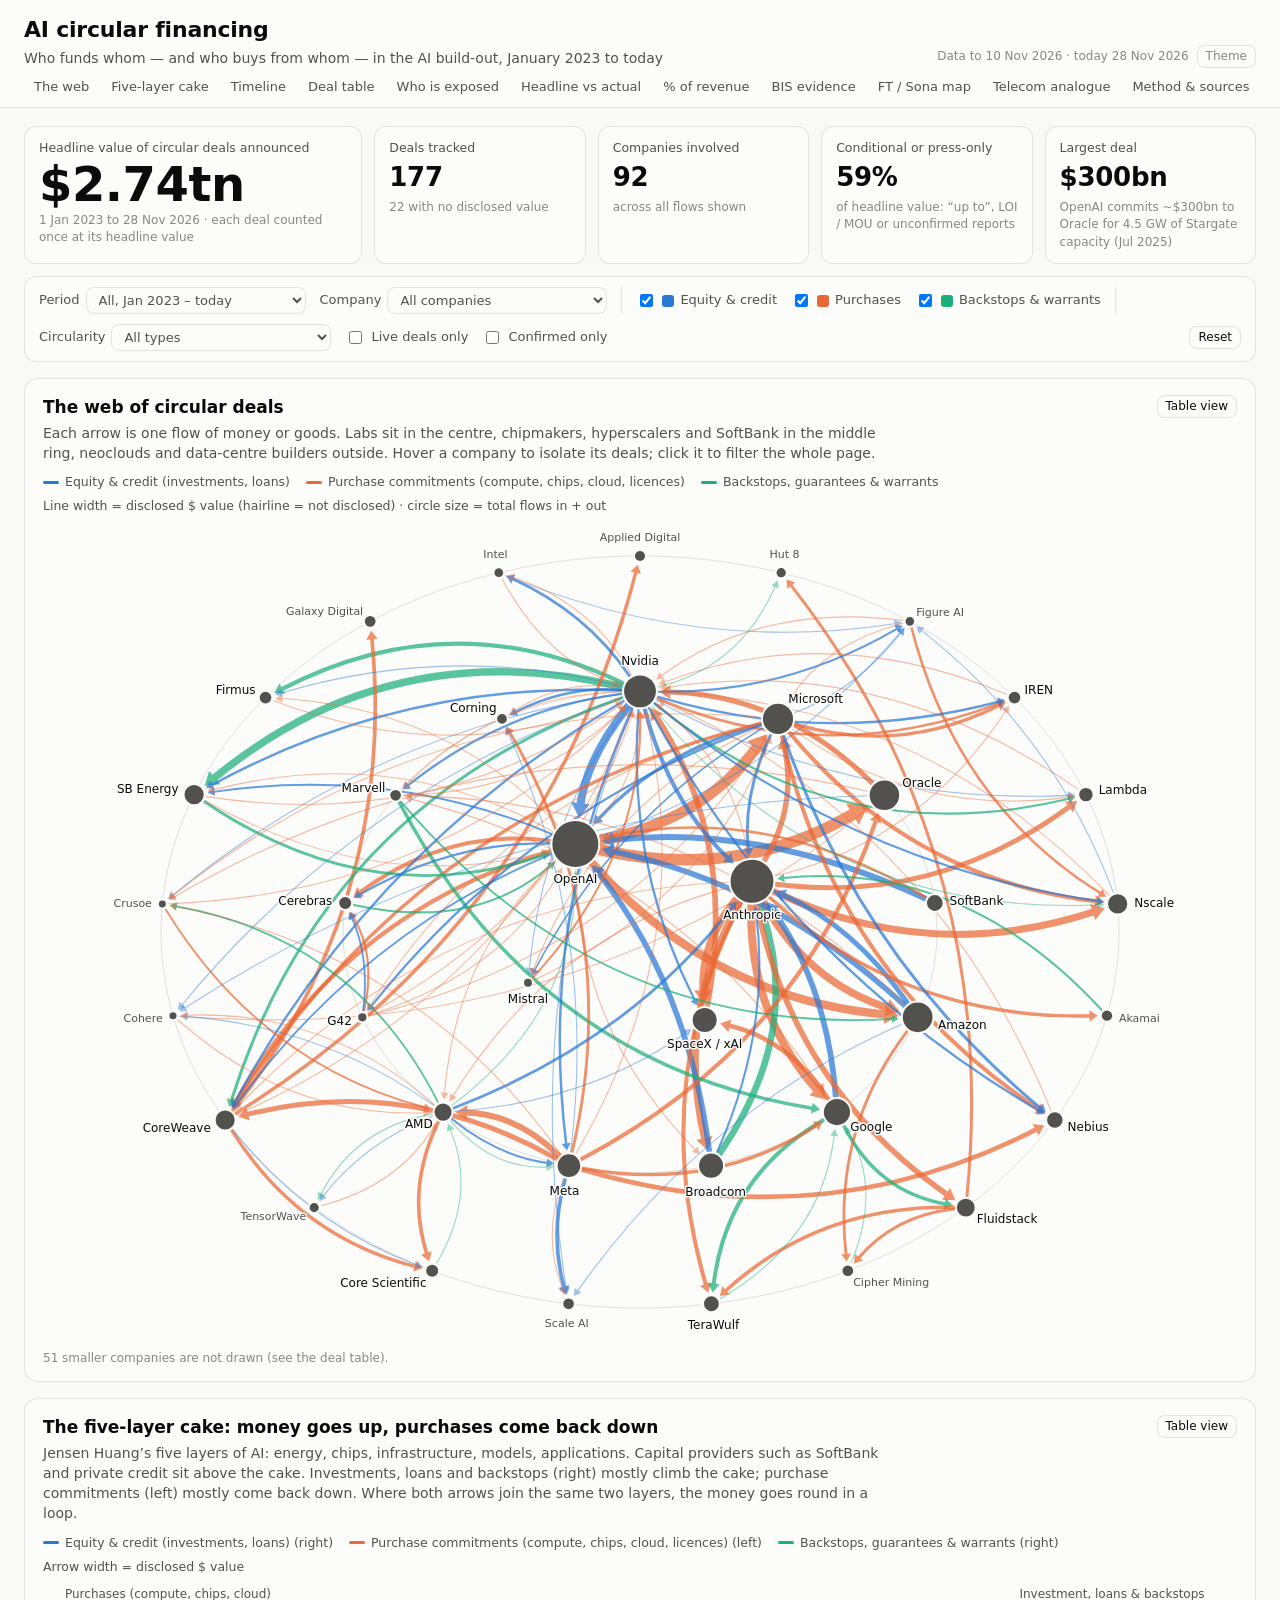
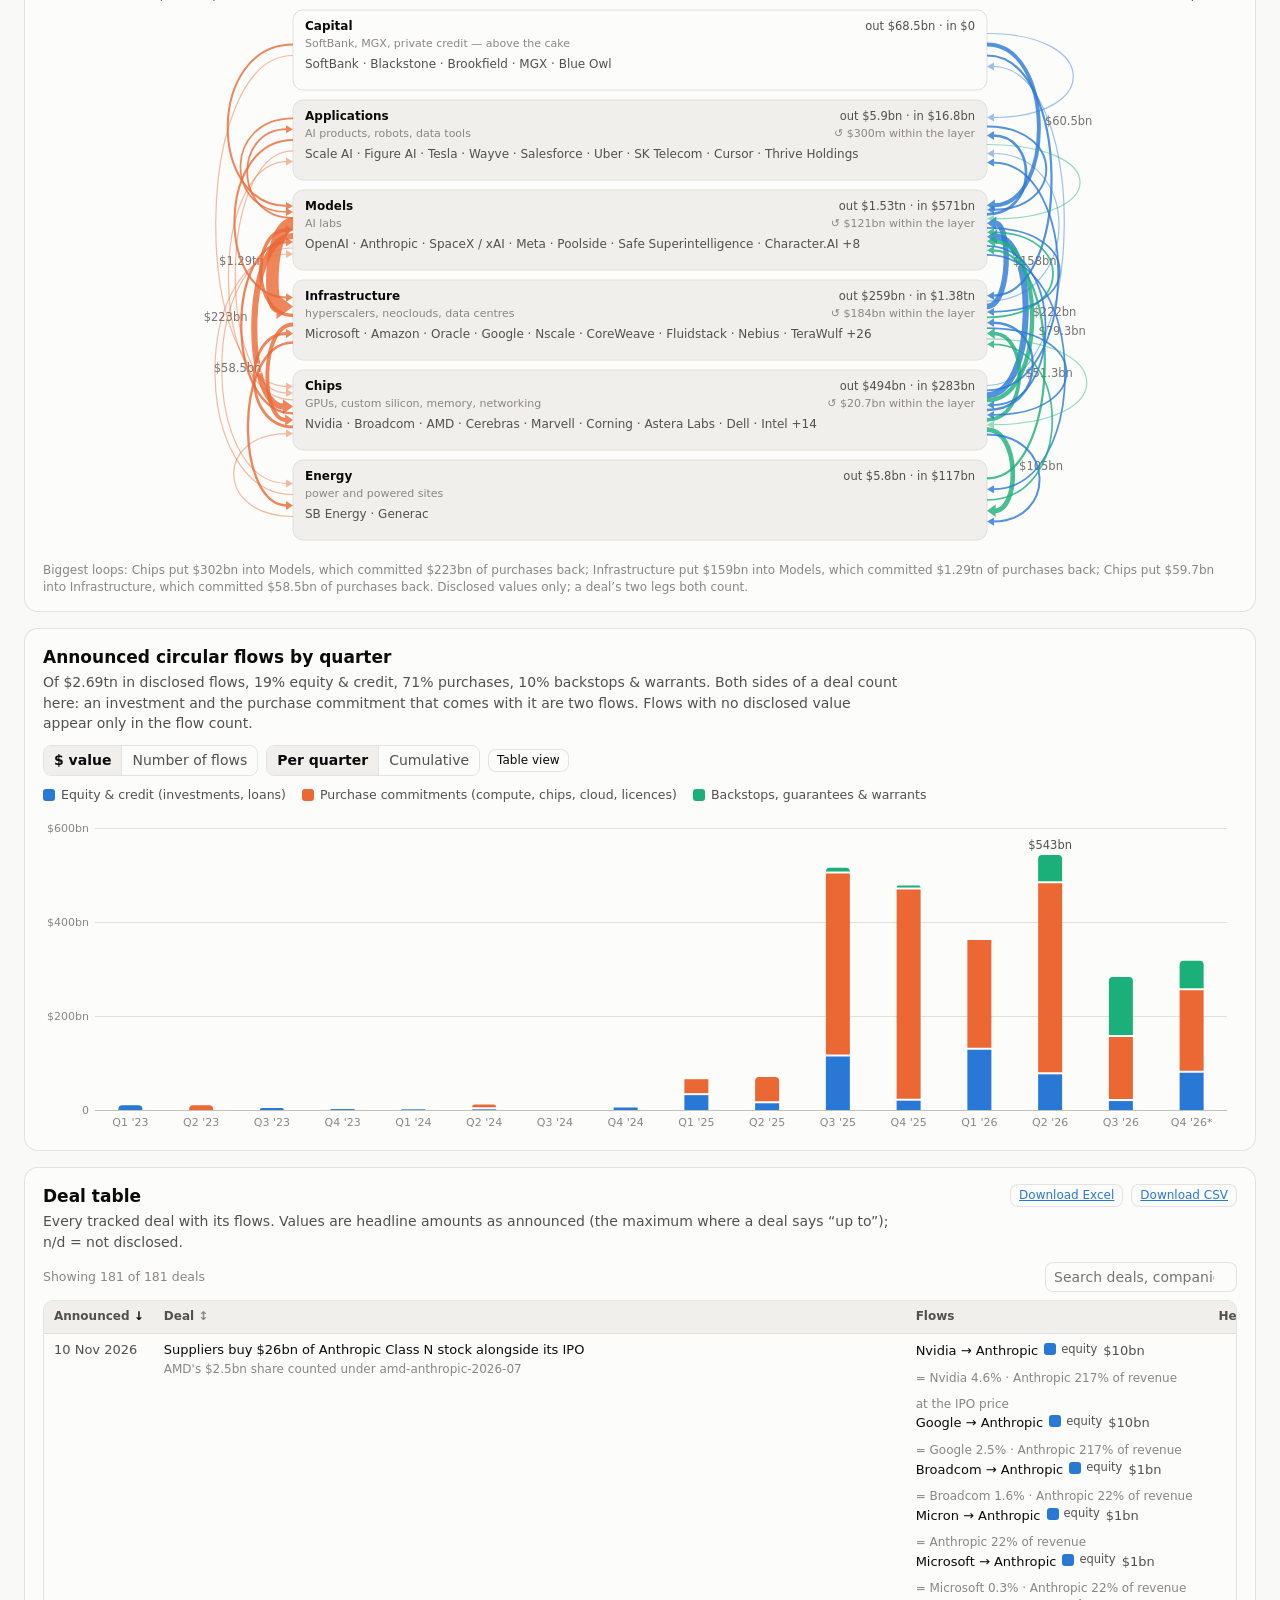
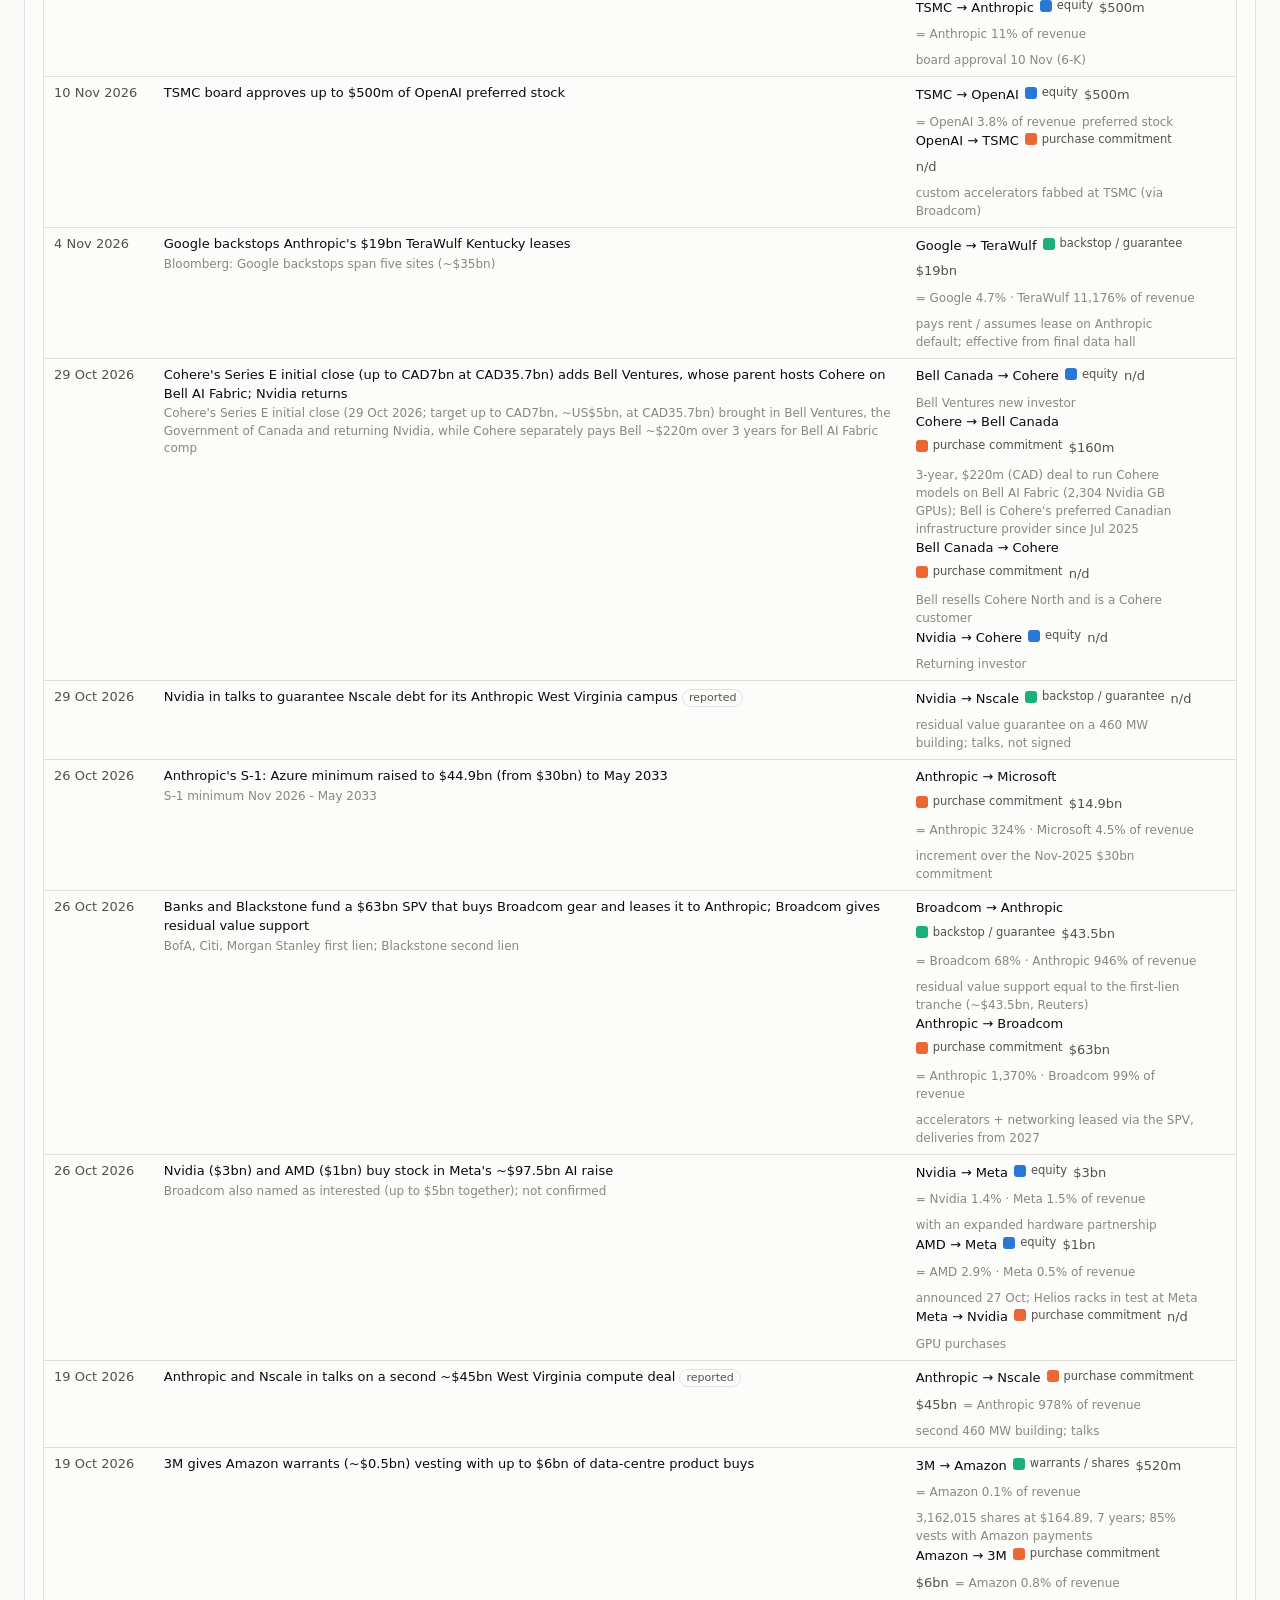
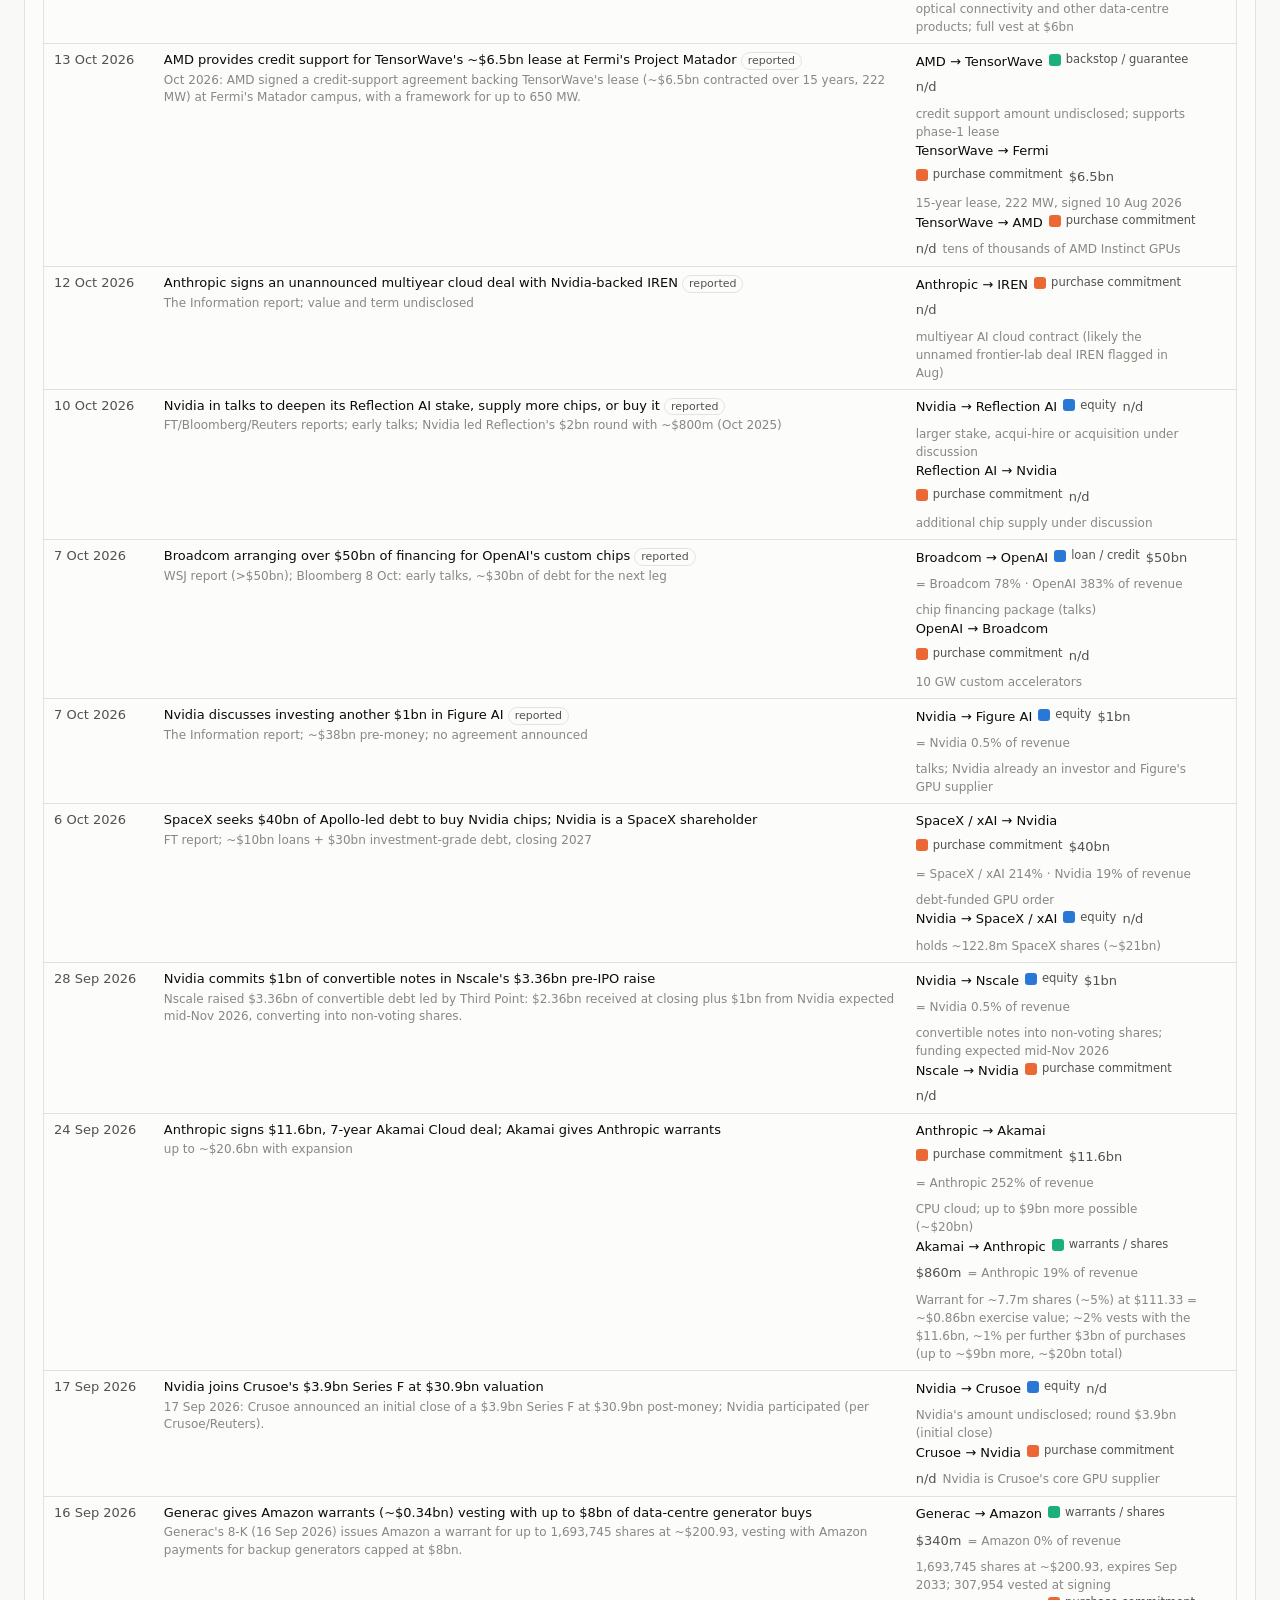
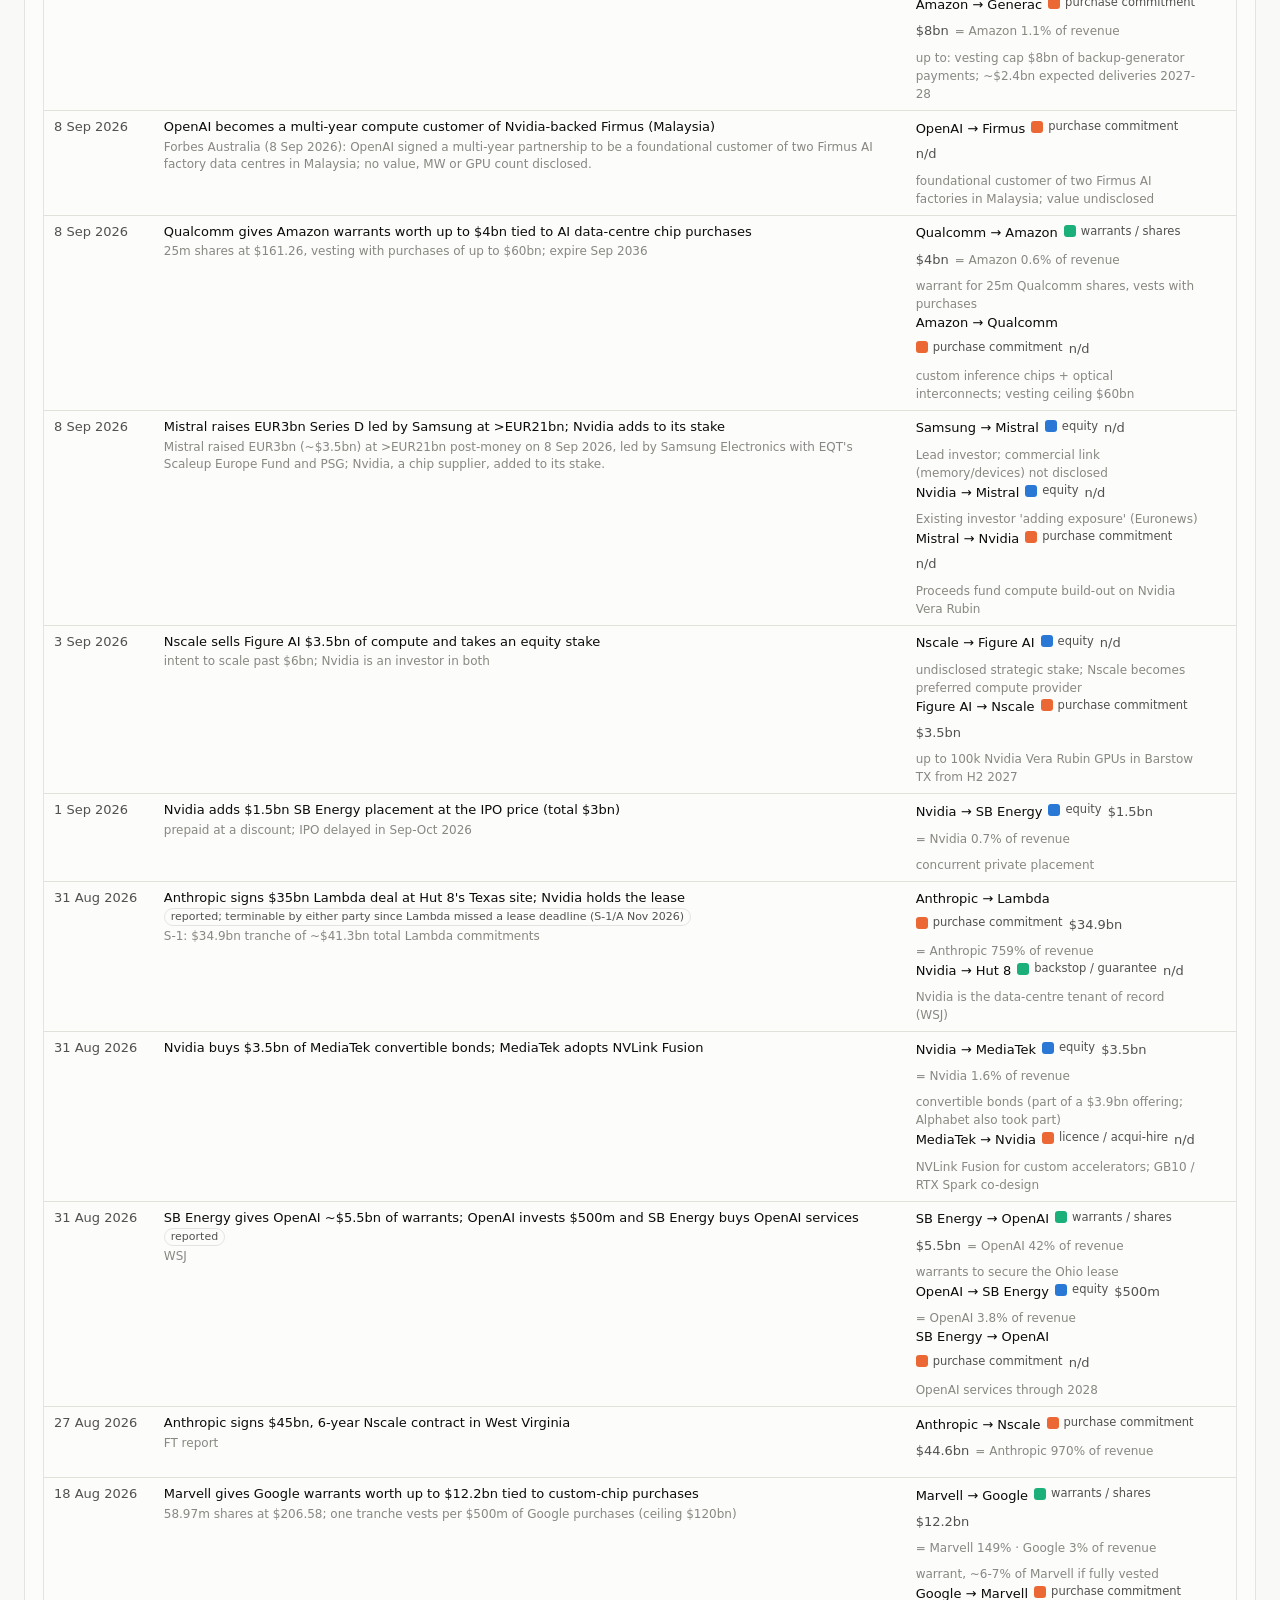
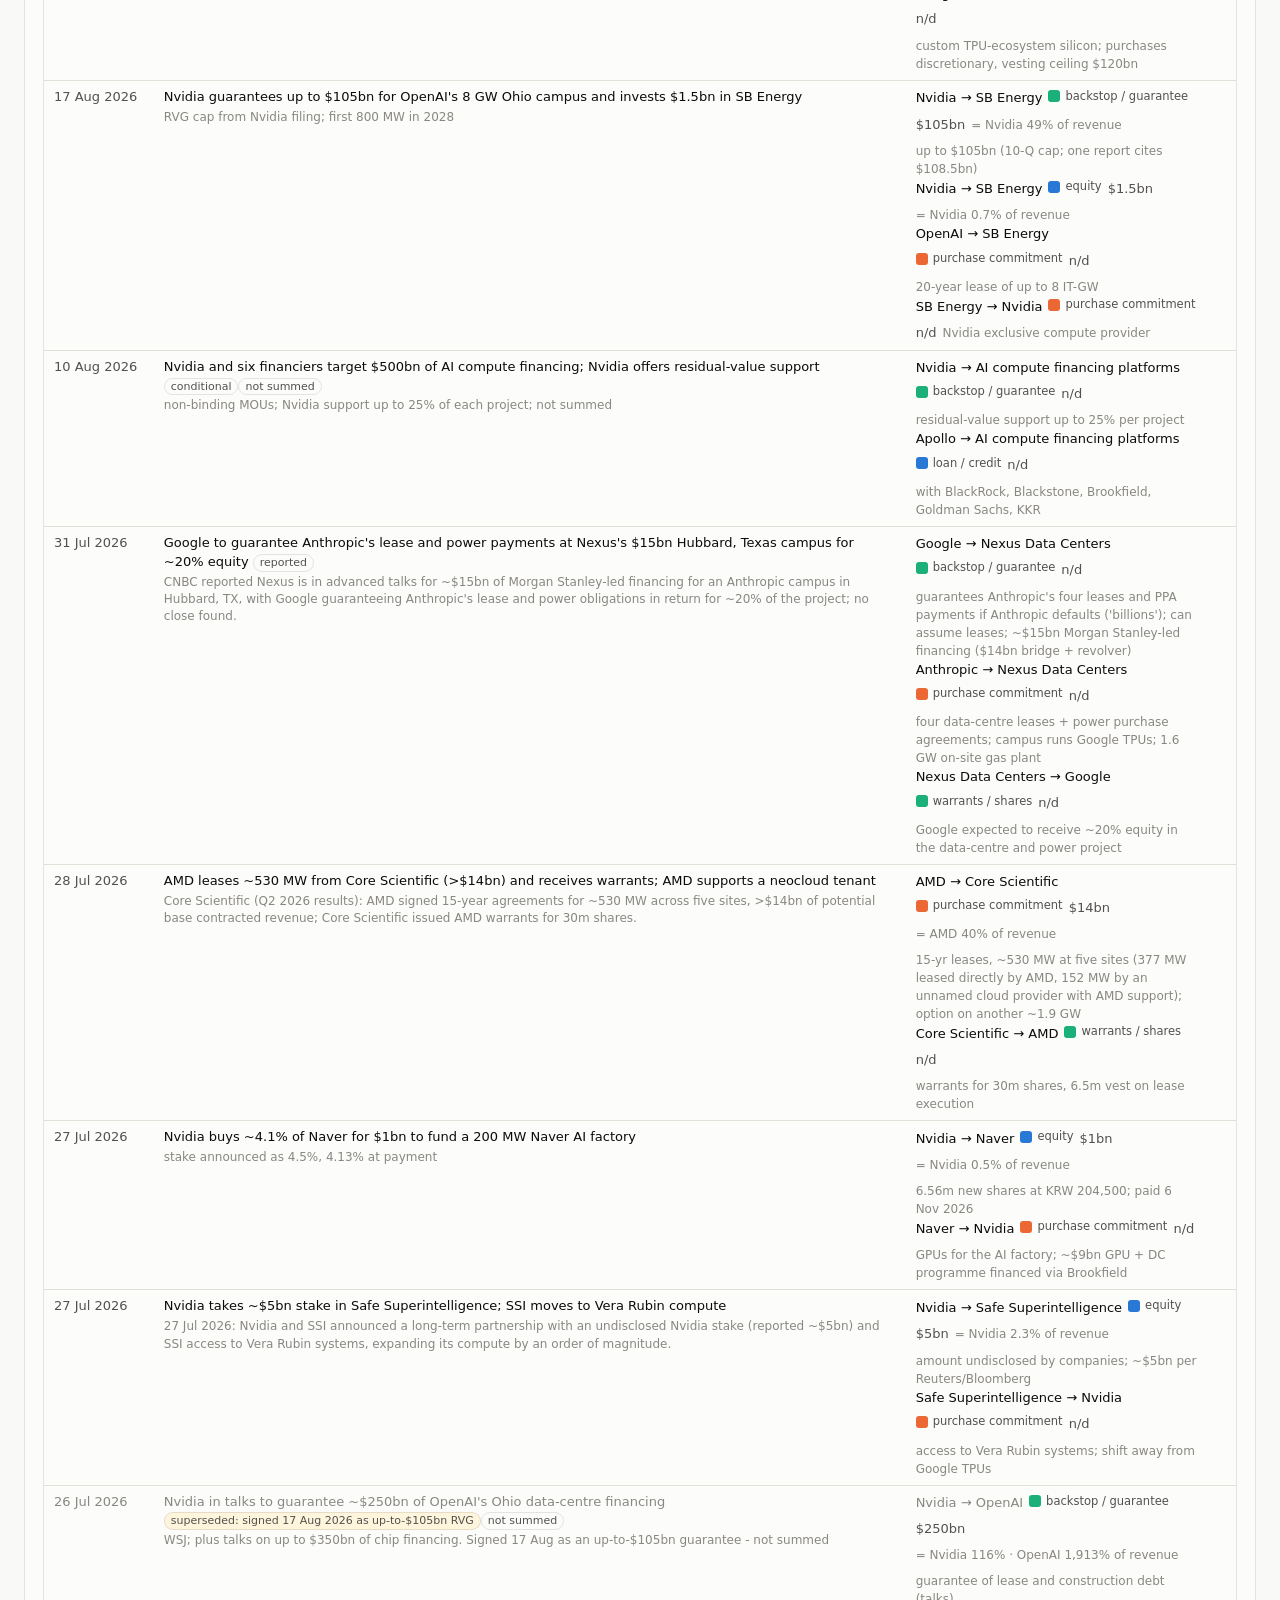
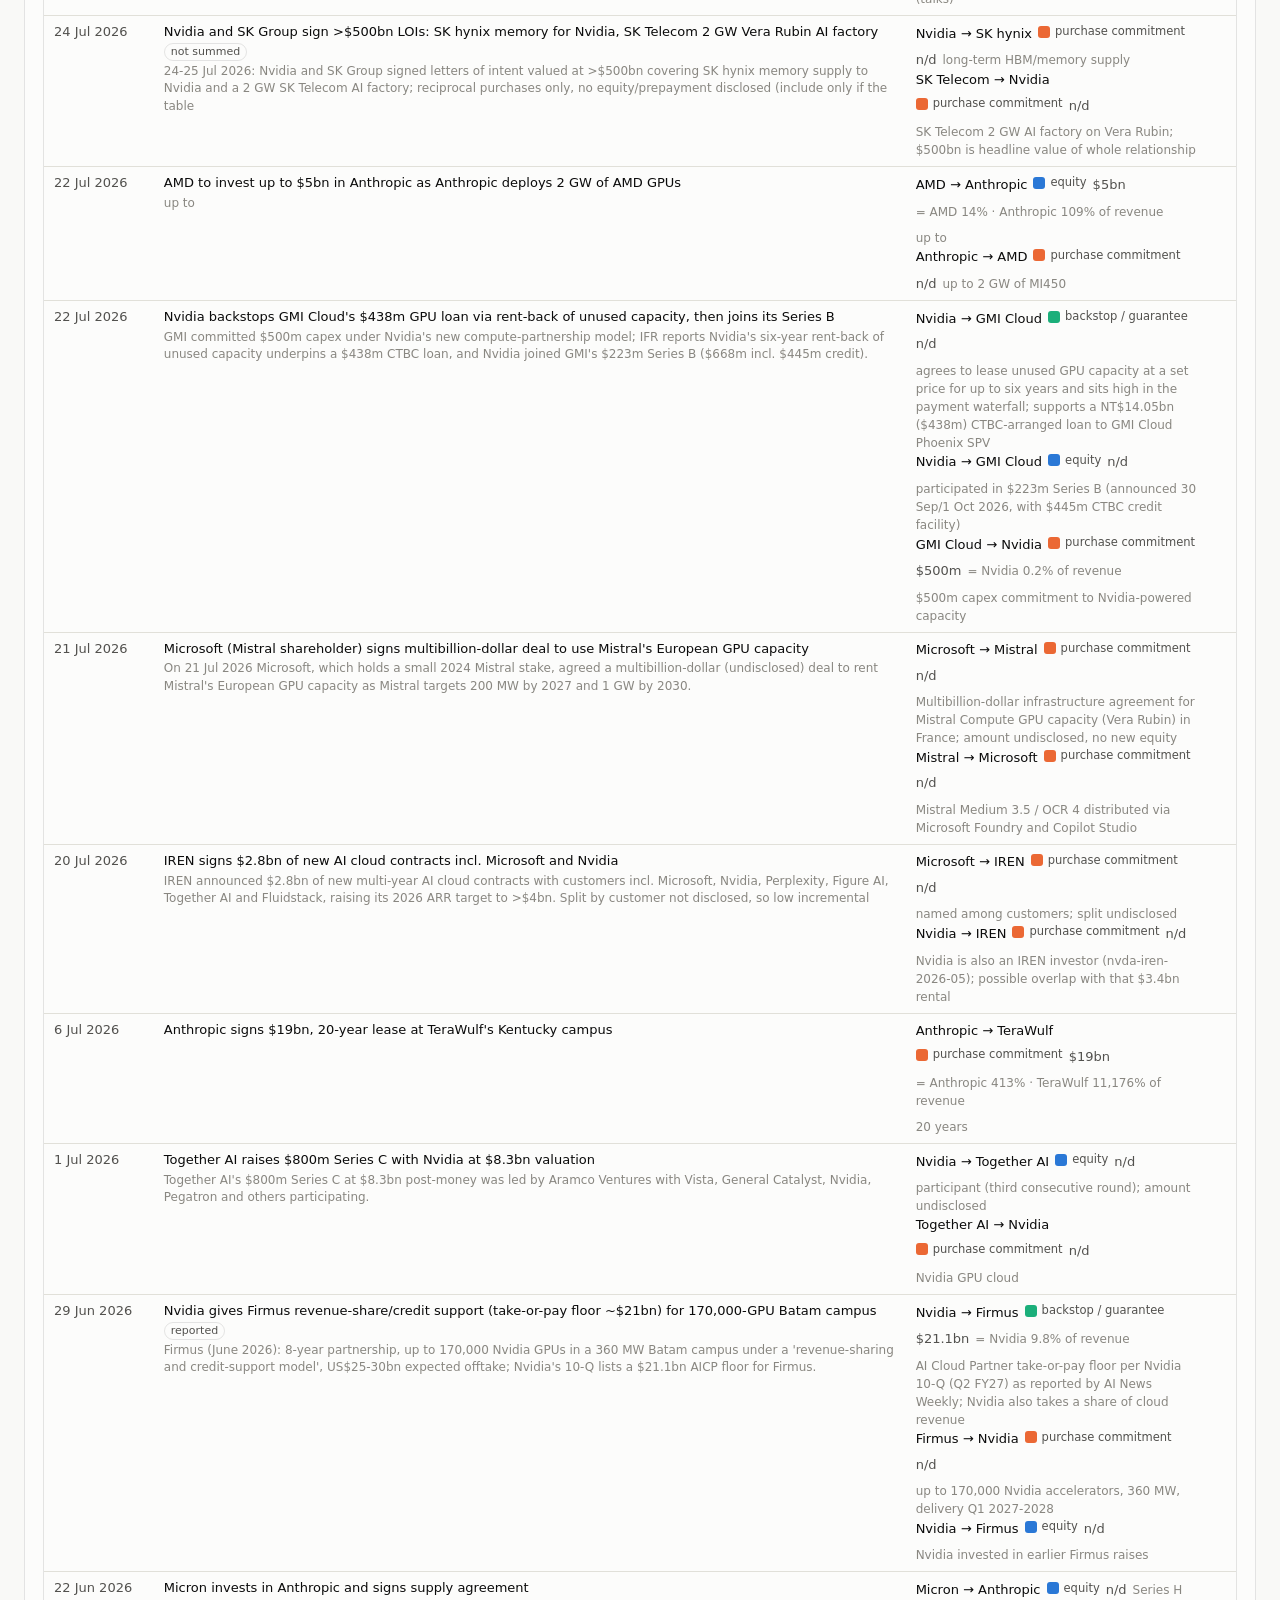
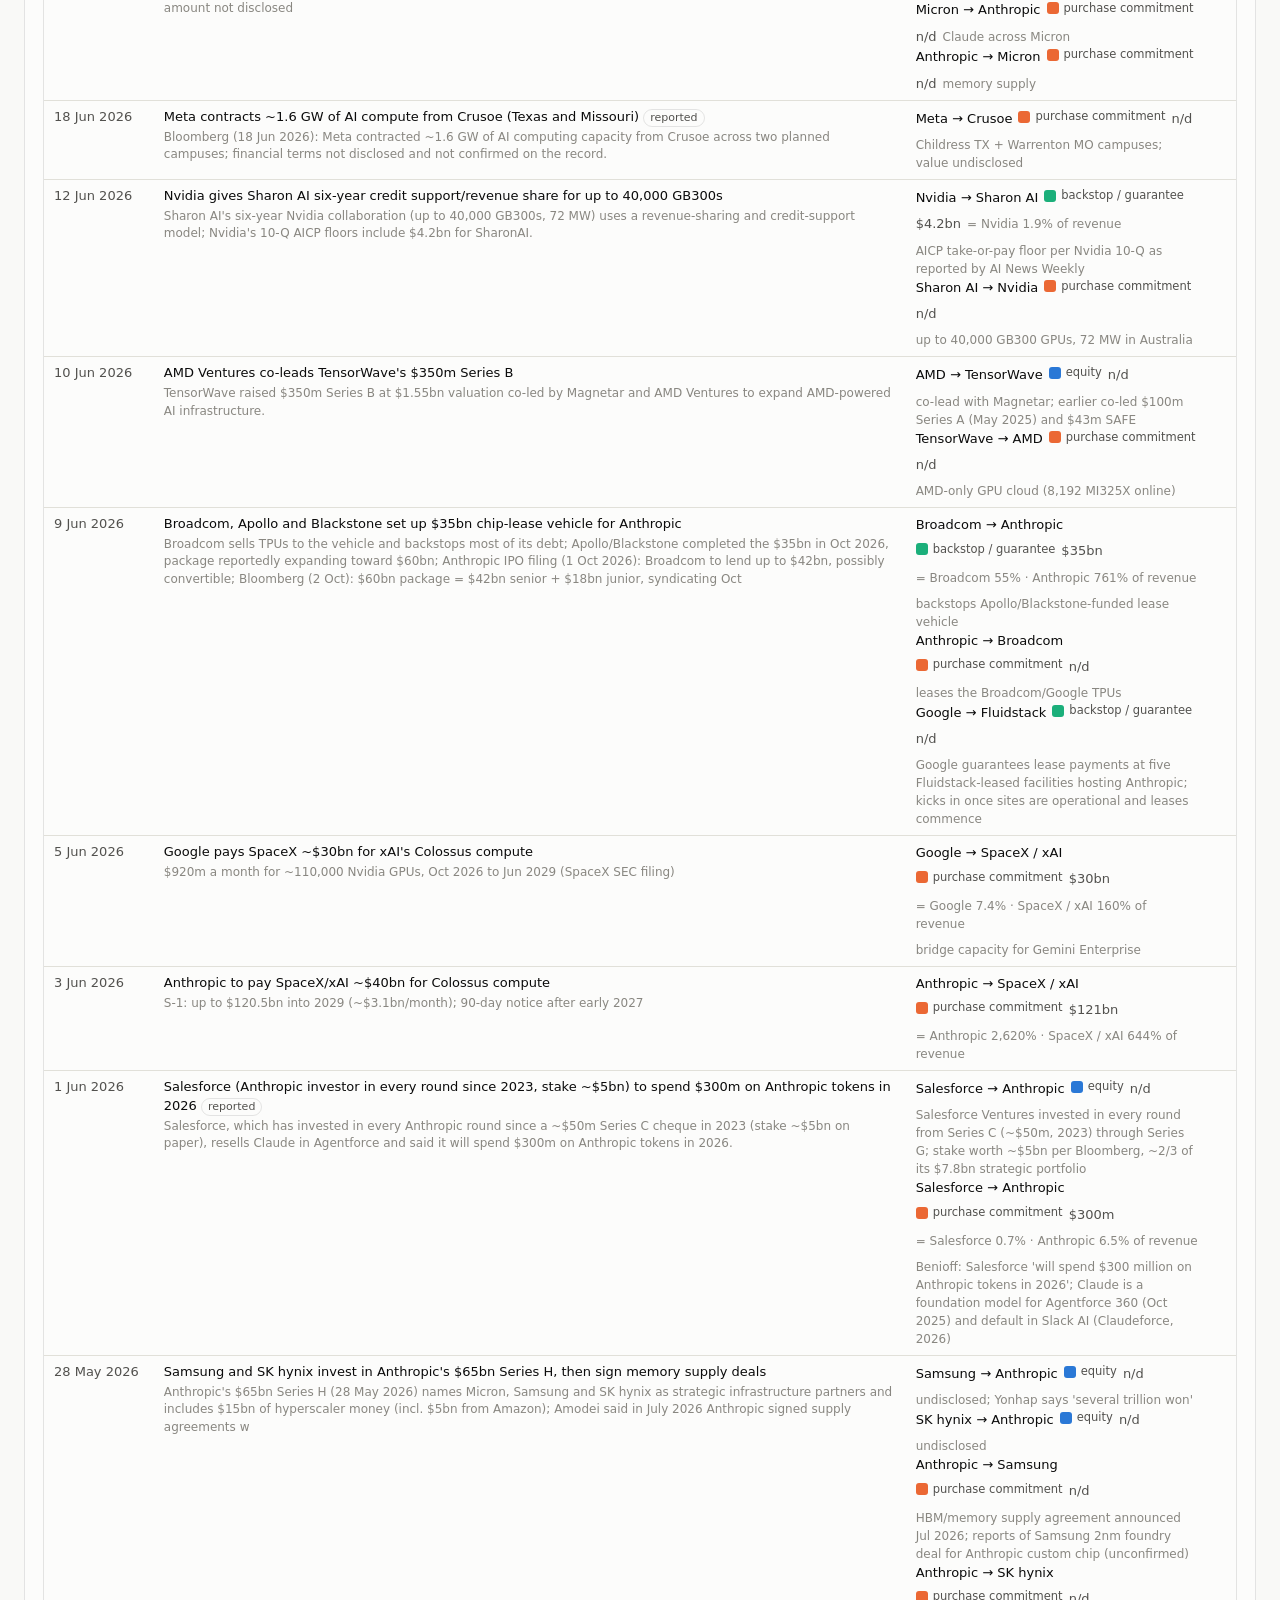
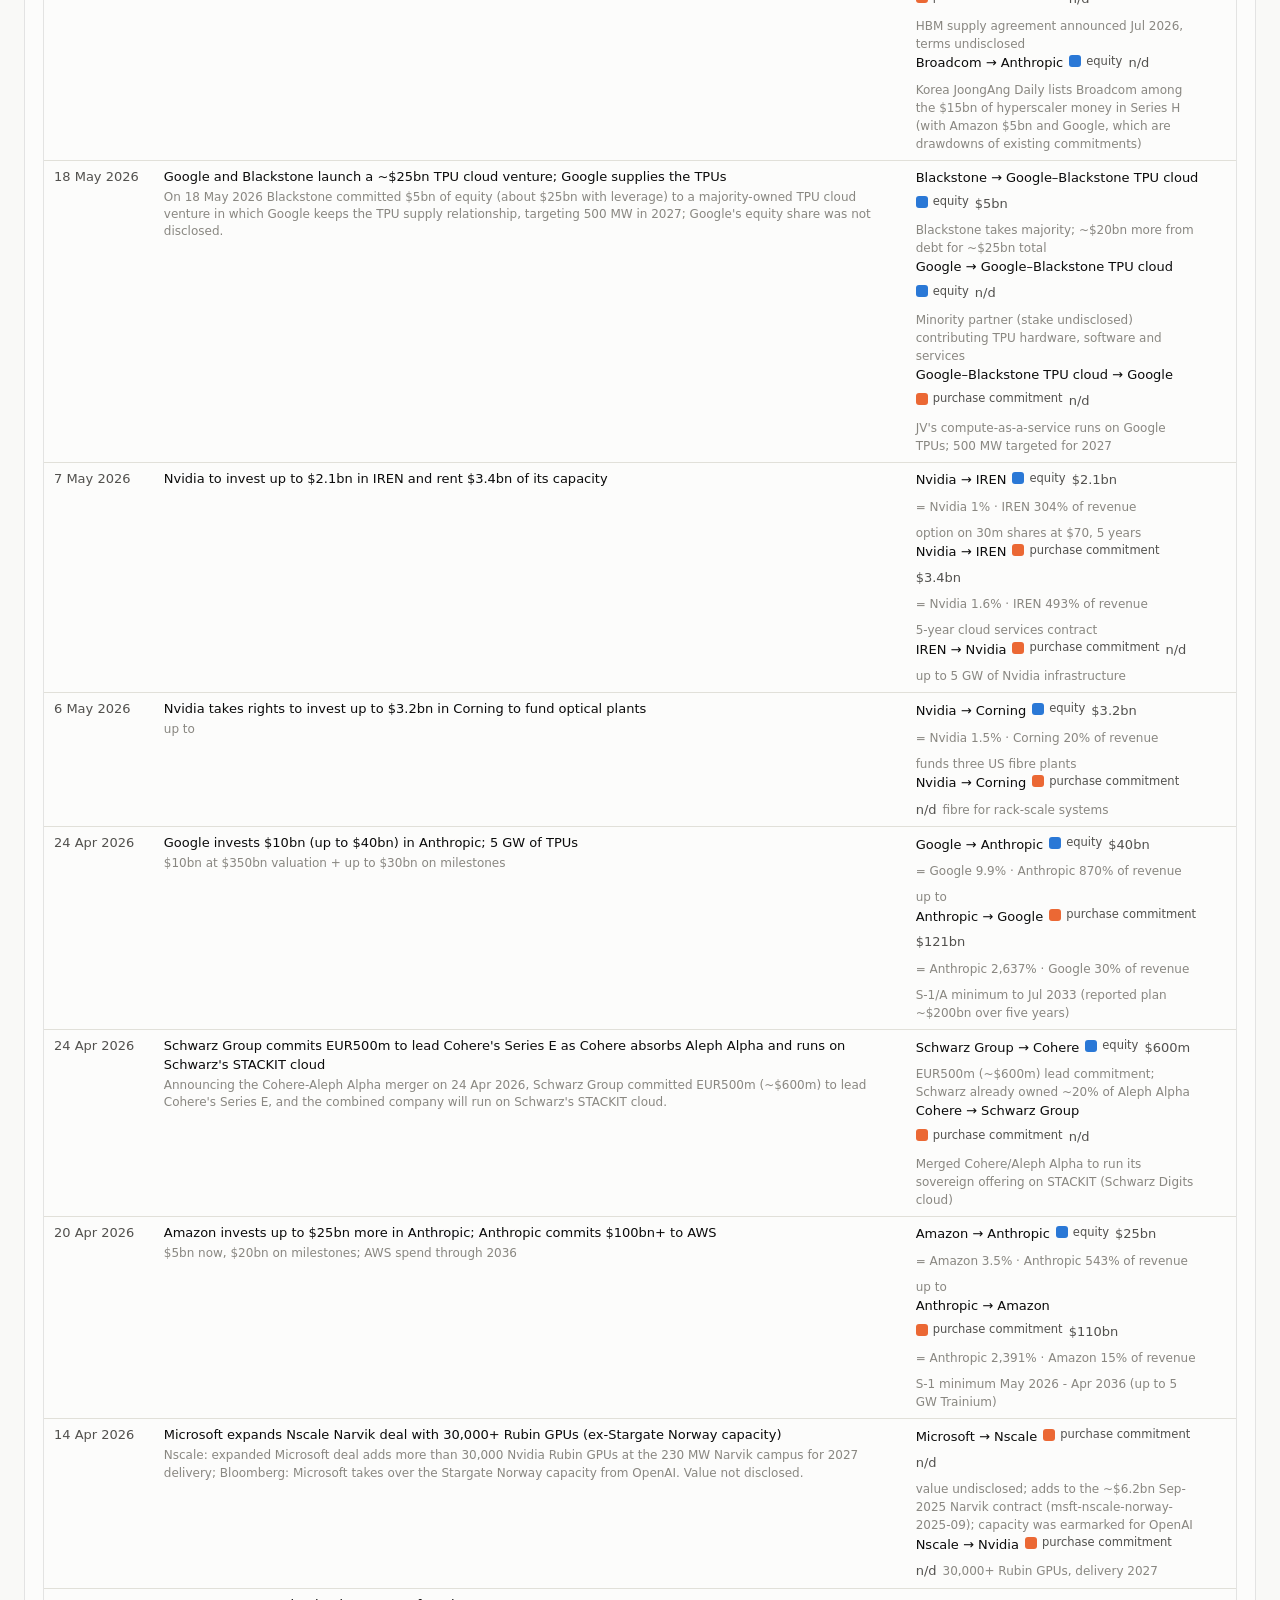
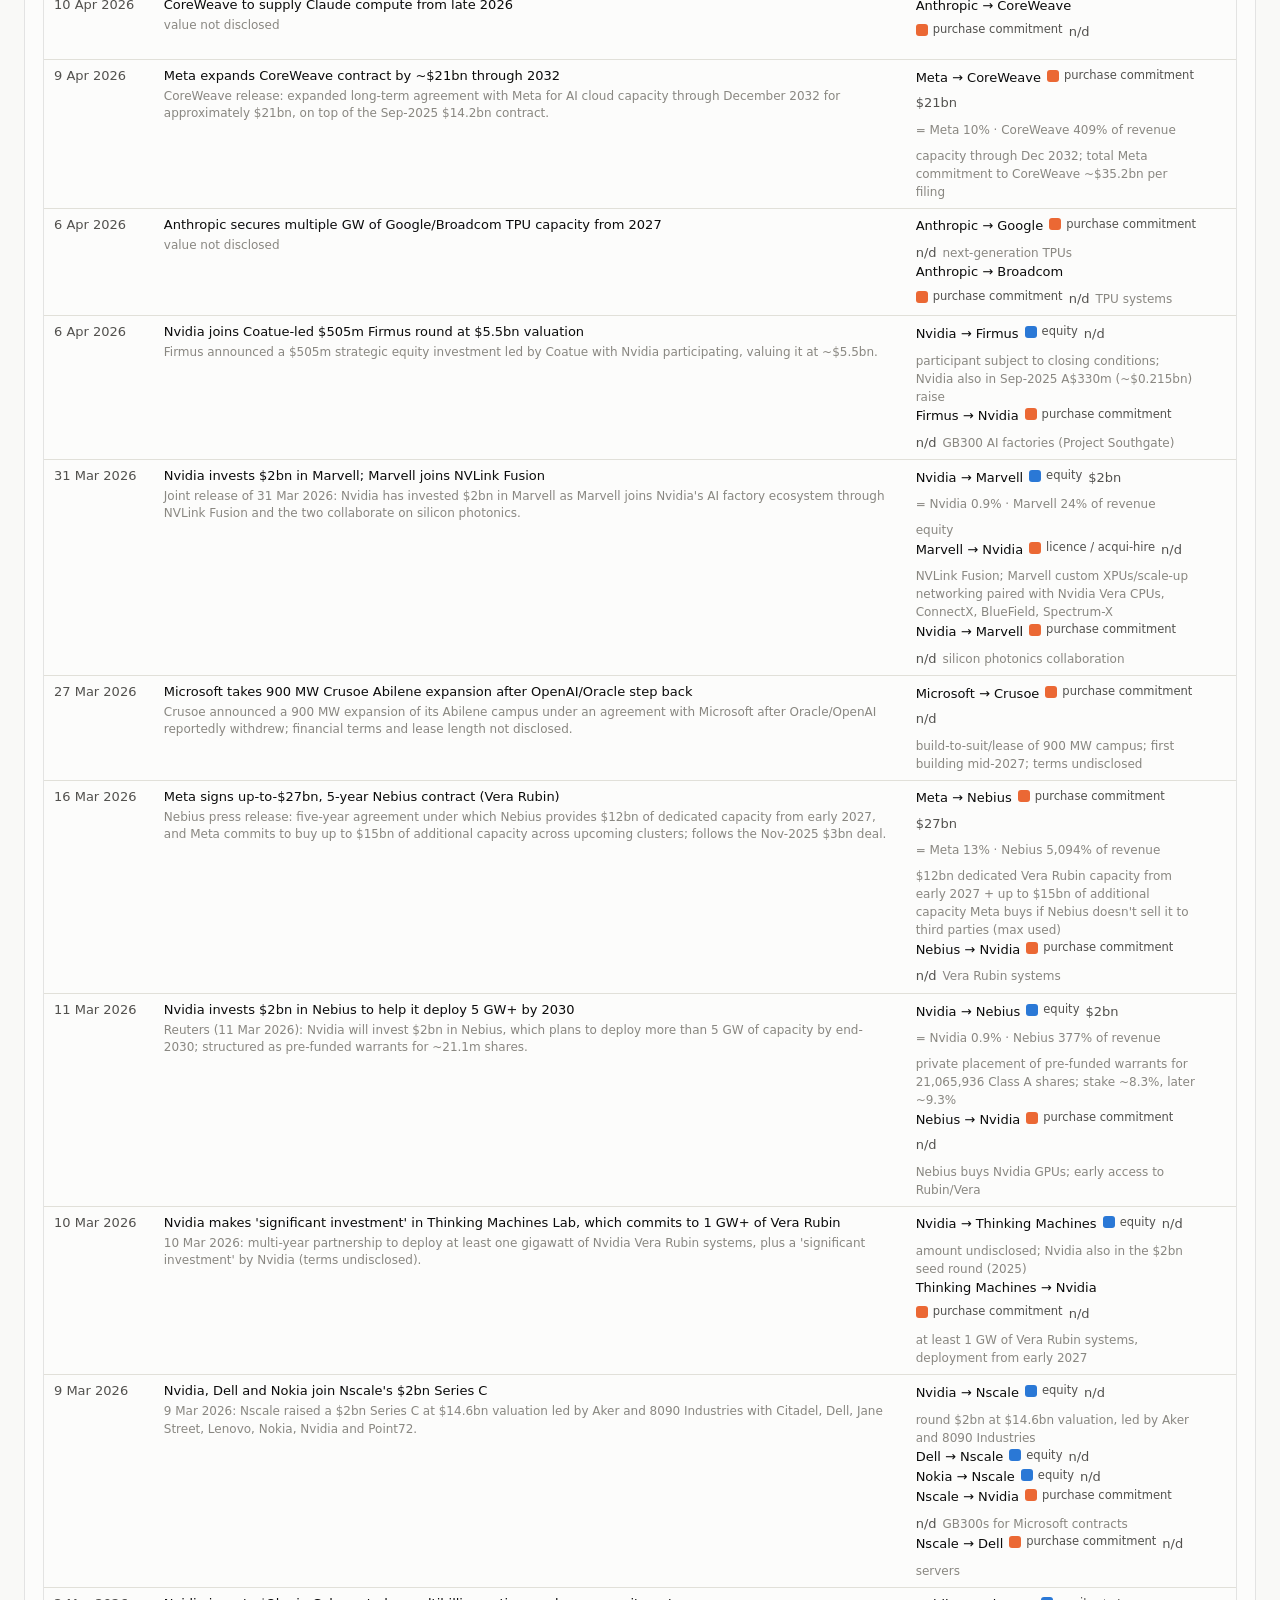
<file: index.html>
<!doctype html>
<html lang="en">
<head>
<meta charset="utf-8">
<meta name="viewport" content="width=device-width, initial-scale=1">
<title>AI Circular Financing</title>
<link rel="icon" href="data:image/svg+xml,%3Csvg xmlns='http://www.w3.org/2000/svg' viewBox='0 0 32 32'%3E%3Ccircle cx='16' cy='16' r='11' fill='none' stroke='%232a78d6' stroke-width='4'/%3E%3Cpath d='M16 5a11 11 0 0 1 11 11' fill='none' stroke='%23eb6834' stroke-width='4'/%3E%3C/svg%3E">
<link rel="stylesheet" href="app.css">
<script>
  try { var t = localStorage.getItem('acf-theme'); if (t) document.documentElement.setAttribute('data-theme', t); } catch (e) {}
  window.ACF_BASE = "";
  
</script>
</head>
<body>
<header class="top">
  <div class="wrap">
    <div class="title-row">
      <div>
        <h1>AI circular financing</h1>
        <p class="sub">Who funds whom &mdash; and who buys from whom &mdash; in the AI build-out, January 2023 to today</p>
      </div>
      <div class="top-actions">
        <span id="asof"></span>
        <button class="btn small" id="themeBtn" type="button" title="Switch light / dark">Theme</button>
      </div>
    </div>
    <nav class="jump" aria-label="Sections">
      <a href="#web">The web</a>
      <a href="#cake">Five-layer cake</a>
      <a href="#timeline">Timeline</a>
      <a href="#table">Deal table</a>
      <a href="#exposure">Who is exposed</a>
      <a href="#hva">Headline vs actual</a>
      <a href="#revshare">% of revenue</a>
      <a href="#bis">BIS evidence</a>
      <a href="#sona">FT / Sona map</a>
      <a href="#telecom">Telecom analogue</a>
      <a href="#method">Method &amp; sources</a>
    </nav>
  </div>
</header>

<main class="wrap" id="main">
  <section class="kpis" id="kpis" aria-label="Headline numbers"></section>

  <section class="filters" id="filters" aria-label="Filters">
    <label>Period
      <select id="fPeriod">
        <option value="all">All, Jan 2023 &ndash; today</option>
        <option value="2023">2023</option>
        <option value="2024">2024</option>
        <option value="2025">2025</option>
        <option value="2026">2026 to date</option>
        <option value="bbg">To 7 Oct 2025 (Bloomberg graphic)</option>
        <option value="postbbg">Since 8 Oct 2025</option>
        <option value="90d">Last 90 days</option>
        <option value="custom">Custom&hellip;</option>
      </select>
    </label>
    <label id="customDates" hidden>
      <input type="date" id="fFrom" aria-label="From"> &ndash; <input type="date" id="fTo" aria-label="To">
    </label>
    <label>Company <select id="fCompany"><option value="">All companies</option></select></label>
    <span class="sep" aria-hidden="true"></span>
    <label class="chk"><input type="checkbox" id="fG1" checked> <span class="key-rect bg-g1"></span> Equity &amp; credit</label>
    <label class="chk"><input type="checkbox" id="fG2" checked> <span class="key-rect bg-g2"></span> Purchases</label>
    <label class="chk"><input type="checkbox" id="fG3" checked> <span class="key-rect bg-g3"></span> Backstops &amp; warrants</label>
    <span class="sep" aria-hidden="true"></span>
    <label>Circularity
      <select id="fCat">
        <option value="">All types</option>
        <option value="investor_is_counterparty">Investor is also supplier / customer</option>
        <option value="supplier_finances_customer">Supplier finances customer</option>
        <option value="customer_finances_supplier">Customer finances supplier</option>
        <option value="reciprocal_commercial">Reciprocal commercial</option>
      </select>
    </label>
    <label class="chk" title="Hide deals later superseded, cancelled or stalled"><input type="checkbox" id="fLive"> Live deals only</label>
    <label class="chk" title="Only company-confirmed deals (drops 'people familiar' press reports)"><input type="checkbox" id="fFirm"> Confirmed only</label>
    <button class="btn small reset" id="fReset" type="button">Reset</button>
  </section>


  <section class="card" id="web">
    <header>
      <div>
        <h2>The web of circular deals</h2>
        <p class="desc">Each arrow is one flow of money or goods. Labs sit in the centre, chipmakers, hyperscalers and SoftBank in the middle ring, neoclouds and data-centre builders outside. Hover a company to isolate its deals; click it to filter the whole page.</p>
      </div>
      <div class="ctl"><button class="btn small" type="button" data-tablev="web">Table view</button></div>
    </header>
    <div class="legend" id="webLegend"></div>
    <div class="chart" id="webChart"></div>
    <div class="tablev" id="webTable" hidden></div>
    <div class="foot" id="webFoot"></div>
  </section>

  <section class="card" id="cake">
    <header>
      <div>
        <h2>The five-layer cake: money goes up, purchases come back down</h2>
        <p class="desc">Jensen Huang&rsquo;s five layers of AI: energy, chips, infrastructure, models, applications. Capital providers such as SoftBank and private credit sit above the cake. Investments, loans and backstops (right) mostly climb the cake; purchase commitments (left) mostly come back down. Where both arrows join the same two layers, the money goes round in a loop.</p>
      </div>
      <div class="ctl"><button class="btn small" type="button" data-tablev="cake">Table view</button></div>
    </header>
    <div class="legend" id="cakeLegend"></div>
    <div class="chart" id="cakeChart"></div>
    <div class="tablev" id="cakeTable" hidden></div>
    <div class="foot" id="cakeFoot"></div>
  </section>

  <section class="card" id="timeline">
    <header>
      <div>
        <h2>Announced circular flows by quarter</h2>
        <p class="desc" id="tlDesc"></p>
      </div>
      <div class="ctl">
        <span class="seg" role="group" aria-label="Measure"><button type="button" data-tl-m="usd" aria-pressed="true">$ value</button><button type="button" data-tl-m="n" aria-pressed="false">Number of flows</button></span>
        <span class="seg" role="group" aria-label="Accumulation"><button type="button" data-tl-c="q" aria-pressed="true">Per quarter</button><button type="button" data-tl-c="cum" aria-pressed="false">Cumulative</button></span>
        <button class="btn small" type="button" data-tablev="timeline">Table view</button>
      </div>
    </header>
    <div class="legend" id="tlLegend"></div>
    <div class="chart" id="tlChart"></div>
    <div class="tablev" id="tlTable" hidden></div>
  </section>

  <section class="card" id="table">
    <header>
      <div>
        <h2>Deal table</h2>
        <p class="desc">Every tracked deal with its flows. Values are headline amounts as announced (the maximum where a deal says &ldquo;up to&rdquo;); n/d = not disclosed.</p>
      </div>
      <div class="ctl">
        <a class="btn small" href="ai_circular_financing.xlsx" download>Download Excel</a>
        <a class="btn small" href="ai_circular_deals.csv" download>Download CSV</a>
        <button class="btn small primary" type="button" id="addDealBtn">Add deal</button>
      </div>
    </header>
    <div class="tbl-tools">
      <span class="count" id="tblCount"></span>
      <input type="search" id="tblSearch" placeholder="Search deals, companies, notes" aria-label="Search the deal table">
    </div>
    <div class="tbl-wrap"><table class="data" id="dealTable"></table></div>
  </section>

  <section class="card" id="candidatesCard" hidden>
    <header>
      <div>
        <h2>New deal candidates from the news scan</h2>
        <p class="desc">Headlines the daily scan flagged as possible circular deals. Add the real ones to the table; dismiss the rest.</p>
      </div>
    </header>
    <div id="candidates"></div>
  </section>

  <div class="grid2">
    <section class="card" id="exposure">
      <header>
        <div>
          <h2>Who commits, who receives</h2>
          <p class="desc">Disclosed flows out of (left) and into (right) each company, by type of flow.</p>
        </div>
        <div class="ctl"><button class="btn small" type="button" data-tablev="exposure">Table view</button></div>
      </header>
      <div class="legend" id="exLegend"></div>
      <div class="chart" id="exChart"></div>
      <div class="tablev" id="exTable" hidden></div>
    </section>

    <section class="card" id="hva">
      <header>
        <div>
          <h2>Headline vs what actually happened</h2>
          <p class="desc">The BIS warns that headline figures can differ substantially from disbursed amounts. The largest deals, announced value against the amount invested, drawn or deployed so far.</p>
        </div>
        <div class="ctl"><button class="btn small" type="button" data-tablev="hva">Table view</button></div>
      </header>
      <div class="legend" id="hvaLegend"></div>
      <div class="chart" id="hvaChart"></div>
      <div class="tablev" id="hvaTable" hidden></div>
    </section>
  </div>

  <section class="card" id="revshare">
    <header>
      <div>
        <h2>Deal size as a % of annual revenue</h2>
        <p class="desc" id="rsDesc">Each flow&rsquo;s headline value against the annual revenue of the company paying it or receiving it. Above 100%, one deal is bigger than a full year of that company&rsquo;s sales.</p>
      </div>
      <div class="ctl">
        <span class="seg" role="group" aria-label="Whose revenue"><button type="button" data-rs="from" aria-pressed="true">Payer&rsquo;s revenue</button><button type="button" data-rs="to" aria-pressed="false">Recipient&rsquo;s revenue</button></span>
        <button class="btn small" type="button" data-tablev="revshare">Table view</button>
      </div>
    </header>
    <div class="legend" id="rsLegend"></div>
    <div class="chart" id="rsChart"></div>
    <div class="tablev" id="rsTable" hidden></div>
    <div class="foot" id="rsFoot"></div>
  </section>

  <section class="card" id="bis">
    <header>
      <div>
        <h2>The BIS evidence: half of AI money comes from other AI firms</h2>
        <p class="desc">BIS Bulletin 137, <em>Circular relationships among AI firms</em> (Frost, Kansal, Rishabh, Shreeti and Zhang, 1 October 2026): 1,246 AI firms across compute, infrastructure, data tools, models and applications, investment deals 2021&ndash;25 (PitchBook, FactSet). Covered by FT Alphaville, &ldquo;Is circular financing in AI a problem?&rdquo;.</p>
      </div>
      <div class="ctl"><button class="btn small" type="button" data-tablev="bis">Table view</button></div>
    </header>
    <div class="chart" id="bisSplit"></div>
    <div class="stat-row" id="bisStats"></div>
    <h3 style="font-size:14px;margin:14px 0 2px">Circular investments by AI supply-chain layer (deal count, investor layer &rarr; target layer)</h3>
    <div class="chart" id="bisHeat"></div>
    <div class="tablev" id="bisTable" hidden></div>
  </section>

  <section class="card" id="sona">
    <header>
      <div>
        <h2>FT Alphaville / Sona Asset Management map</h2>
        <p class="desc" id="sonaDesc"></p>
      </div>
    </header>
    <div class="tbl-wrap" style="max-height:520px;overflow:auto"><table class="data" id="sonaTable"></table></div>
    <details class="more">
      <summary>Sona&rsquo;s itemised OpenAI and Anthropic transactions (as published in the FT Sankey charts)</summary>
      <div class="tbl-wrap" style="margin-top:8px;max-height:560px;overflow:auto"><table class="data" id="sonaDeals"></table></div>
    </details>
  </section>

  <section class="card" id="telecom">
    <header>
      <div>
        <h2>The telecom analogue: Nortel, 1996&ndash;2015</h2>
        <p class="desc">Late-1990s equipment vendors such as Nortel and Lucent lent to network operators so the operators could buy their gear. When operator revenue fell short, the vendors lost the sales and the loans together. Nortel&rsquo;s market value, $bn (series from FT Alphaville).</p>
      </div>
      <div class="ctl"><button class="btn small" type="button" data-tablev="telecom">Table view</button></div>
    </header>
    <div class="chart" id="ntChart"></div>
    <div class="tablev" id="ntTable" hidden></div>
  </section>

  <section class="card method" id="method">
    <h2>Method &amp; sources</h2>
    <div id="methodBody"></div>
  </section>
</main>

<div id="tip" class="tip" role="tooltip" hidden></div>

<dialog id="dealDialog" aria-labelledby="dlgTitle">
  <form id="dealForm" method="dialog">
    <h2 id="dlgTitle" style="margin:0 0 10px;font-size:17px">Add a deal</h2>
    <div class="form-grid">
      <label class="full">Deal title<input name="deal" required placeholder="e.g. Nvidia invests $2bn in CoreWeave"></label>
      <label>Announced<input name="date" type="date" required></label>
      <label>Headline $bn<input name="headline_usd_bn" inputmode="decimal" placeholder="blank if undisclosed"></label>
      <label class="full">Headline note<input name="headline_note" placeholder="e.g. up to; over 5 years; reported by Reuters"></label>
      <label>Circularity type
        <select name="bis_category" required>
          <option value="">Choose&hellip;</option>
          <option value="investor_is_counterparty">Investor is also supplier / customer</option>
          <option value="supplier_finances_customer">Supplier finances customer</option>
          <option value="customer_finances_supplier">Customer finances supplier</option>
          <option value="reciprocal_commercial">Reciprocal commercial</option>
        </select>
      </label>
      <label>Status
        <select name="status">
          <option value="announced">announced</option>
          <option value="closed">closed</option>
          <option value="conditional">conditional (LOI / MOU / up to)</option>
          <option value="reported">reported (press only)</option>
        </select>
      </label>
      <label>Confidence
        <select name="confidence"><option>high</option><option selected>medium</option><option>low</option></select>
      </label>
      <label class="full">Sources (one URL per line)<textarea name="sources" rows="2"></textarea></label>
    </div>
    <div style="margin-top:12px;color:var(--ink-2);font-size:12.5px">Flows (money one way, chips / compute / services the other)</div>
    <div id="legRows"></div>
    <button class="btn small" type="button" id="addLegBtn" style="margin-top:6px">+ Add flow</button>
    <div class="form-errors" id="formErrors"></div>
    <div class="dialog-actions">
      <button class="btn" type="button" id="dlgCancel">Cancel</button>
      <button class="btn primary" type="submit" id="dlgSave">Save deal</button>
    </div>
  </form>
  <datalist id="entityList"></datalist>
</dialog>

<script>window.ACF_STATIC = true;</script>
<script src="app.js"></script>
</body>
</html>
</file>
<file: app.css>
/* AI Circular Financing -- palette = dataviz reference instance (validated:
   flow colours g1..g3 pass all-pairs CVD/normal-vision gates in both modes;
   g3 aqua is < 3:1 on the light surface, so every chart has a table view). */
:root {
  color-scheme: light;
  --page: #f9f9f7;
  --surface: #fcfcfb;
  --surface-2: #f0efec;
  --ink: #0b0b0b;
  --ink-2: #52514e;
  --muted: #898781;
  --grid: #e1e0d9;
  --axis: #c3c2b7;
  --ring: rgba(11, 11, 11, 0.10);
  --g1: #2a78d6;   /* equity & credit            (slot 1 blue)   */
  --g2: #eb6834;   /* purchases                  (slot 2 orange) */
  --g3: #1baf7a;   /* backstops & warrants       (slot 3 aqua)   */
  --accent: #4a3aa7; /* evidence-panel emphasis  (slot 7 violet) */
  --deemph: #c3c2b7;
  --deemph-2: #e1e0d9;
  --node: #52514e;
  --hl-light: #86b6ef; /* blue 250 - headline (dumbbell) */
  --hl-dark: #1c5cab;  /* blue 550 - actual   (dumbbell) */
  --good: #006300;
  --critical: #d03b3b;
  --warn-bg: #fff4dc;
  --font: system-ui, -apple-system, "Segoe UI", Roboto, sans-serif;
}
@media (prefers-color-scheme: dark) {
  :root:where(:not([data-theme="light"])) {
    color-scheme: dark;
    --page: #0d0d0d; --surface: #1a1a19; --surface-2: #232321;
    --ink: #ffffff; --ink-2: #c3c2b7; --muted: #898781;
    --grid: #2c2c2a; --axis: #383835; --ring: rgba(255, 255, 255, 0.10);
    --g1: #3987e5; --g2: #d95926; --g3: #199e70; --accent: #9085e9;
    --deemph: #5a5955; --deemph-2: #383835; --node: #c3c2b7;
    --hl-light: #184f95; --hl-dark: #6da7ec;
    --good: #0ca30c; --critical: #e66767; --warn-bg: #3a2f12;
  }
}
:root[data-theme="dark"] {
  color-scheme: dark;
  --page: #0d0d0d; --surface: #1a1a19; --surface-2: #232321;
  --ink: #ffffff; --ink-2: #c3c2b7; --muted: #898781;
  --grid: #2c2c2a; --axis: #383835; --ring: rgba(255, 255, 255, 0.10);
  --g1: #3987e5; --g2: #d95926; --g3: #199e70; --accent: #9085e9;
  --deemph: #5a5955; --deemph-2: #383835; --node: #c3c2b7;
  --hl-light: #184f95; --hl-dark: #6da7ec;
  --good: #0ca30c; --critical: #e66767; --warn-bg: #3a2f12;
}

* { box-sizing: border-box; }
[hidden] { display: none !important; }
html { scroll-behavior: smooth; scroll-padding-top: 96px; }
body {
  margin: 0; background: var(--page); color: var(--ink);
  font: 14px/1.45 var(--font); -webkit-font-smoothing: antialiased;
}
a { color: var(--g1); }
button, input, select, textarea { font: inherit; color: inherit; }
.wrap { max-width: 1280px; margin: 0 auto; padding: 0 24px; }
@media (max-width: 640px) { .wrap { padding: 0 16px; } }

/* header */
.top { background: var(--surface); border-bottom: 1px solid var(--ring); position: sticky; top: 0; z-index: 20; }
.title-row { display: flex; gap: 16px; align-items: flex-end; justify-content: space-between; padding: 14px 0 6px; flex-wrap: wrap; }
h1 { font-size: 22px; margin: 0; letter-spacing: -0.01em; }
.sub { margin: 2px 0 0; color: var(--ink-2); }
.top-actions { display: flex; gap: 8px; align-items: center; color: var(--muted); font-size: 12px; }
.jump { display: flex; gap: 2px; overflow-x: auto; padding-bottom: 6px; scrollbar-width: none; }
.jump a { color: var(--ink-2); text-decoration: none; padding: 4px 10px; border-radius: 999px; white-space: nowrap; font-size: 13px; }
.jump a:hover { background: var(--surface-2); color: var(--ink); }

.btn {
  border: 1px solid var(--ring); background: var(--surface); border-radius: 8px;
  padding: 5px 11px; cursor: pointer; white-space: nowrap;
}
.btn:hover { background: var(--surface-2); }
.btn.primary { background: var(--ink); color: var(--surface); border-color: var(--ink); }
.btn.primary:hover { opacity: 0.88; }
.btn.small { padding: 2px 8px; font-size: 12px; }
.seg { display: inline-flex; border: 1px solid var(--ring); border-radius: 8px; overflow: hidden; }
.seg button { border: 0; background: transparent; padding: 4px 10px; cursor: pointer; color: var(--ink-2); }
.seg button + button { border-left: 1px solid var(--ring); }
.seg button[aria-pressed="true"] { background: var(--surface-2); color: var(--ink); font-weight: 600; }

/* KPI row */
.kpis { display: grid; grid-template-columns: 1.6fr repeat(4, 1fr); gap: 12px; margin: 18px 0 12px; }
@media (max-width: 1000px) { .kpis { grid-template-columns: repeat(2, 1fr); } .kpis .hero { grid-column: 1 / -1; } }
.tile { background: var(--surface); border: 1px solid var(--ring); border-radius: 12px; padding: 12px 14px; min-width: 0; }
.tile .label { color: var(--ink-2); font-size: 12.5px; }
.tile .value { font-size: 26px; font-weight: 600; margin-top: 2px; letter-spacing: -0.01em; }
.tile .note { color: var(--muted); font-size: 12px; margin-top: 2px; }
.tile.hero .value { font-size: 48px; line-height: 1.05; }

/* filter row */
.filters {
  display: flex; flex-wrap: wrap; gap: 10px 14px; align-items: center;
  background: var(--surface); border: 1px solid var(--ring); border-radius: 12px;
  padding: 10px 14px; margin-bottom: 16px; position: sticky; top: 88px; z-index: 15;
}
@media (max-width: 900px) { .filters { position: static; } }
.filters label { display: inline-flex; gap: 6px; align-items: center; color: var(--ink-2); font-size: 13px; }
.filters select, .filters input[type="date"], .tbl-tools input[type="search"] {
  border: 1px solid var(--ring); background: var(--surface); border-radius: 8px; padding: 4px 8px; max-width: 220px;
}
.filters .sep { width: 1px; align-self: stretch; background: var(--ring); }
.chk { cursor: pointer; user-select: none; }
.key-rect { display: inline-block; width: 12px; height: 12px; border-radius: 3px; vertical-align: -1px; }
.key-line { display: inline-block; width: 16px; height: 3px; border-radius: 2px; vertical-align: 3px; }
.filters .reset { margin-left: auto; }

/* cards */
.card { background: var(--surface); border: 1px solid var(--ring); border-radius: 14px; padding: 16px 18px 14px; margin-bottom: 16px; min-width: 0; }
.card > header { display: flex; justify-content: space-between; gap: 12px; align-items: flex-start; flex-wrap: wrap; }
.card h2 { font-size: 17px; margin: 0; }
.card .desc { color: var(--ink-2); margin: 3px 0 0; max-width: 860px; }
.card .ctl { display: flex; gap: 8px; align-items: center; flex-wrap: wrap; }
.grid2 { display: grid; grid-template-columns: 1fr 1fr; gap: 16px; }
@media (max-width: 1000px) { .grid2 { grid-template-columns: 1fr; } }
.legend { display: flex; flex-wrap: wrap; gap: 6px 16px; margin: 10px 0 4px; color: var(--ink-2); font-size: 12.5px; }
.legend span { display: inline-flex; align-items: center; gap: 6px; }
.chart { position: relative; width: 100%; min-height: 60px; margin-top: 6px; }
.chart svg { display: block; overflow: visible; }
.foot { color: var(--muted); font-size: 12px; margin-top: 8px; }
.empty { color: var(--muted); padding: 36px 0; text-align: center; }

/* svg chrome */
.gridline { stroke: var(--grid); stroke-width: 1; shape-rendering: crispEdges; }
.baseline { stroke: var(--axis); stroke-width: 1; shape-rendering: crispEdges; }
.tick { fill: var(--muted); font-size: 11px; font-variant-numeric: tabular-nums; }
.lbl { fill: var(--ink-2); font-size: 12px; }
.lbl-strong { fill: var(--ink); font-size: 12px; font-weight: 600; }
.val { fill: var(--ink-2); font-size: 11.5px; font-variant-numeric: tabular-nums; }
.f-g1 { fill: var(--g1); } .f-g2 { fill: var(--g2); } .f-g3 { fill: var(--g3); }
.s-g1 { stroke: var(--g1); } .s-g2 { stroke: var(--g2); } .s-g3 { stroke: var(--g3); }
.bg-g1 { background: var(--g1); } .bg-g2 { background: var(--g2); } .bg-g3 { background: var(--g3); }
.hit { fill: transparent; cursor: default; }
.hit:hover + .hover-band, .col-hover { fill: var(--surface-2); }
.mark-hover { filter: brightness(1.12); }

/* network */
.web-edge { fill: none; stroke-linecap: round; opacity: 0.72; transition: opacity 0.12s; }
.web-edge.nd { opacity: 0.45; }
.web-edge-hit { fill: none; stroke: transparent; cursor: pointer; }
.web-node circle.n { fill: var(--node); stroke: var(--surface); stroke-width: 2; cursor: pointer; }
.web-node.sel circle.n { fill: var(--ink); }
.web-node text { fill: var(--ink); font-size: 12px; pointer-events: none; paint-order: stroke; stroke: var(--surface); stroke-width: 3px; stroke-linejoin: round; }
.web-node text.sm { font-size: 11px; fill: var(--ink-2); }
.web-node:focus { outline: none; }
.web-node:focus circle.n { stroke: var(--ink); }
svg.dim .web-edge { opacity: 0.08; }
svg.dim .web-edge.hl { opacity: 0.95; }
svg.dim .web-node { opacity: 0.25; }
svg.dim .web-node.hl { opacity: 1; }
.cake-arrow { opacity: 0.8; transition: opacity 0.12s; }
.cake-arrow.nd { opacity: 0.45; }
.cake-arrow text { paint-order: stroke; stroke: var(--surface); stroke-width: 3px; stroke-linejoin: round; }
svg.dim .cake-arrow { opacity: 0.08; }
svg.dim .cake-arrow.hl { opacity: 1; }
.ring-guide { fill: none; stroke: var(--grid); stroke-width: 1; }
.ring-label { fill: var(--muted); font-size: 11px; letter-spacing: 0.04em; text-transform: uppercase; }

/* tooltip */
.tip {
  position: fixed; z-index: 50; pointer-events: none; max-width: 380px;
  background: var(--surface); color: var(--ink); border: 1px solid var(--ring);
  border-radius: 10px; padding: 9px 11px; box-shadow: 0 6px 24px rgba(0, 0, 0, 0.14); font-size: 12.5px;
}
.tip .t-head { font-weight: 600; margin-bottom: 4px; }
.tip .t-row { display: flex; gap: 8px; align-items: baseline; justify-content: space-between; }
.tip .t-row .v { font-weight: 600; font-variant-numeric: tabular-nums; }
.tip .t-row .k { color: var(--ink-2); display: inline-flex; gap: 6px; align-items: center; }
.tip .t-sub { color: var(--muted); margin-top: 6px; font-size: 12px; }
.tip ul { margin: 4px 0 0; padding-left: 16px; }
.tip li { margin: 2px 0; }

/* tables */
.tbl-tools { display: flex; gap: 8px; flex-wrap: wrap; align-items: center; margin: 10px 0 8px; }
.tbl-tools .count { color: var(--muted); font-size: 12.5px; margin-right: auto; }
.tbl-wrap { overflow-x: auto; border: 1px solid var(--ring); border-radius: 10px; }
table.data { border-collapse: collapse; width: 100%; font-size: 13px; }
table.data th, table.data td { padding: 7px 10px; border-bottom: 1px solid var(--grid); text-align: left; vertical-align: top; }
table.data th { background: var(--surface-2); color: var(--ink-2); font-weight: 600; font-size: 12px; position: sticky; top: 0; white-space: nowrap; }
table.data th.sortable { cursor: pointer; }
table.data th.sortable::after { content: " \2195"; color: var(--muted); }
table.data th[aria-sort="ascending"]::after { content: " \2191"; color: var(--ink); }
table.data th[aria-sort="descending"]::after { content: " \2193"; color: var(--ink); }
table.data td.num, table.data th.num { text-align: right; font-variant-numeric: tabular-nums; white-space: nowrap; }
table.data td.date { white-space: nowrap; font-variant-numeric: tabular-nums; color: var(--ink-2); }
table.data tr:last-child td { border-bottom: 0; }
table.data tr.superseded td { color: var(--muted); }
.flow { display: flex; gap: 6px; align-items: baseline; flex-wrap: wrap; line-height: 1.5; }
.flow .who { white-space: nowrap; }
.flow .amt { font-variant-numeric: tabular-nums; color: var(--ink-2); white-space: nowrap; }
.chip { display: inline-flex; align-items: center; gap: 5px; font-size: 11.5px; color: var(--ink-2); white-space: nowrap; }
.badge { display: inline-block; font-size: 11px; padding: 0 6px; border-radius: 999px; border: 1px solid var(--ring); color: var(--ink-2); white-space: nowrap; }
.badge.warn { background: var(--warn-bg); }
.srcs a { margin-right: 6px; white-space: nowrap; }
.deal-note { color: var(--muted); font-size: 12px; margin-top: 2px; }
.bar-cell { display: flex; align-items: center; gap: 6px; min-width: 160px; }
.bar-cell i { display: block; height: 10px; border-radius: 0 3px 3px 0; background: var(--deemph); }
.bar-cell b { font-weight: 400; font-variant-numeric: tabular-nums; color: var(--ink-2); font-size: 12px; }
details.more { margin-top: 12px; }
details.more summary { cursor: pointer; color: var(--ink-2); }
.tablev { margin-top: 10px; }

/* BIS panel */
.stat-row { display: grid; grid-template-columns: repeat(4, 1fr); gap: 10px; margin: 12px 0; }
@media (max-width: 800px) { .stat-row { grid-template-columns: repeat(2, 1fr); } }
.stat-row .tile .value { font-size: 24px; }
.heat td.cell { text-align: center; font-variant-numeric: tabular-nums; min-width: 64px; border: 2px solid var(--surface); border-radius: 6px; }
.heat th { font-weight: 600; color: var(--ink-2); font-size: 12px; padding: 4px 8px; text-align: center; }
.heat th.rowh { text-align: right; }
.heat { border-collapse: separate; border-spacing: 0; }

/* candidates */
.cand { display: flex; gap: 10px; align-items: flex-start; padding: 8px 0; border-bottom: 1px solid var(--grid); }
.cand:last-child { border-bottom: 0; }
.cand .ct { flex: 1; min-width: 0; }
.cand .cm { color: var(--muted); font-size: 12px; }

/* method */
.method h3 { font-size: 14px; margin: 14px 0 4px; }
.method p, .method li { color: var(--ink-2); max-width: 900px; }
.method ul { padding-left: 18px; }

/* add-deal dialog */
dialog { border: 1px solid var(--ring); border-radius: 14px; background: var(--surface); color: var(--ink); max-width: 760px; width: calc(100% - 32px); padding: 18px 20px; }
dialog::backdrop { background: rgba(0, 0, 0, 0.35); }
.form-grid { display: grid; grid-template-columns: 1fr 1fr; gap: 10px 14px; }
.form-grid .full { grid-column: 1 / -1; }
.form-grid label { display: flex; flex-direction: column; gap: 3px; color: var(--ink-2); font-size: 12.5px; }
.form-grid input, .form-grid select, .form-grid textarea, .leg-row input, .leg-row select {
  border: 1px solid var(--ring); border-radius: 8px; padding: 5px 8px; background: var(--surface);
}
.leg-row { display: grid; grid-template-columns: 1.2fr 1.2fr 1fr 0.6fr 1.4fr auto; gap: 6px; margin-top: 6px; }
@media (max-width: 640px) { .form-grid { grid-template-columns: 1fr; } .leg-row { grid-template-columns: 1fr 1fr; } }
.form-errors { color: var(--critical); margin-top: 8px; }
.dialog-actions { display: flex; justify-content: flex-end; gap: 8px; margin-top: 14px; }
.loading { opacity: 0.55; transition: opacity 0.15s; }

/* framed by the AI Adoption Monitor (?embed=1) */
.embed .top h1, .embed .top .sub, .embed #themeBtn { display: none; }
.embed .top .title-row { padding: 6px 0 0; min-height: 0; }
.embed .filters { top: 66px; }
</file>
